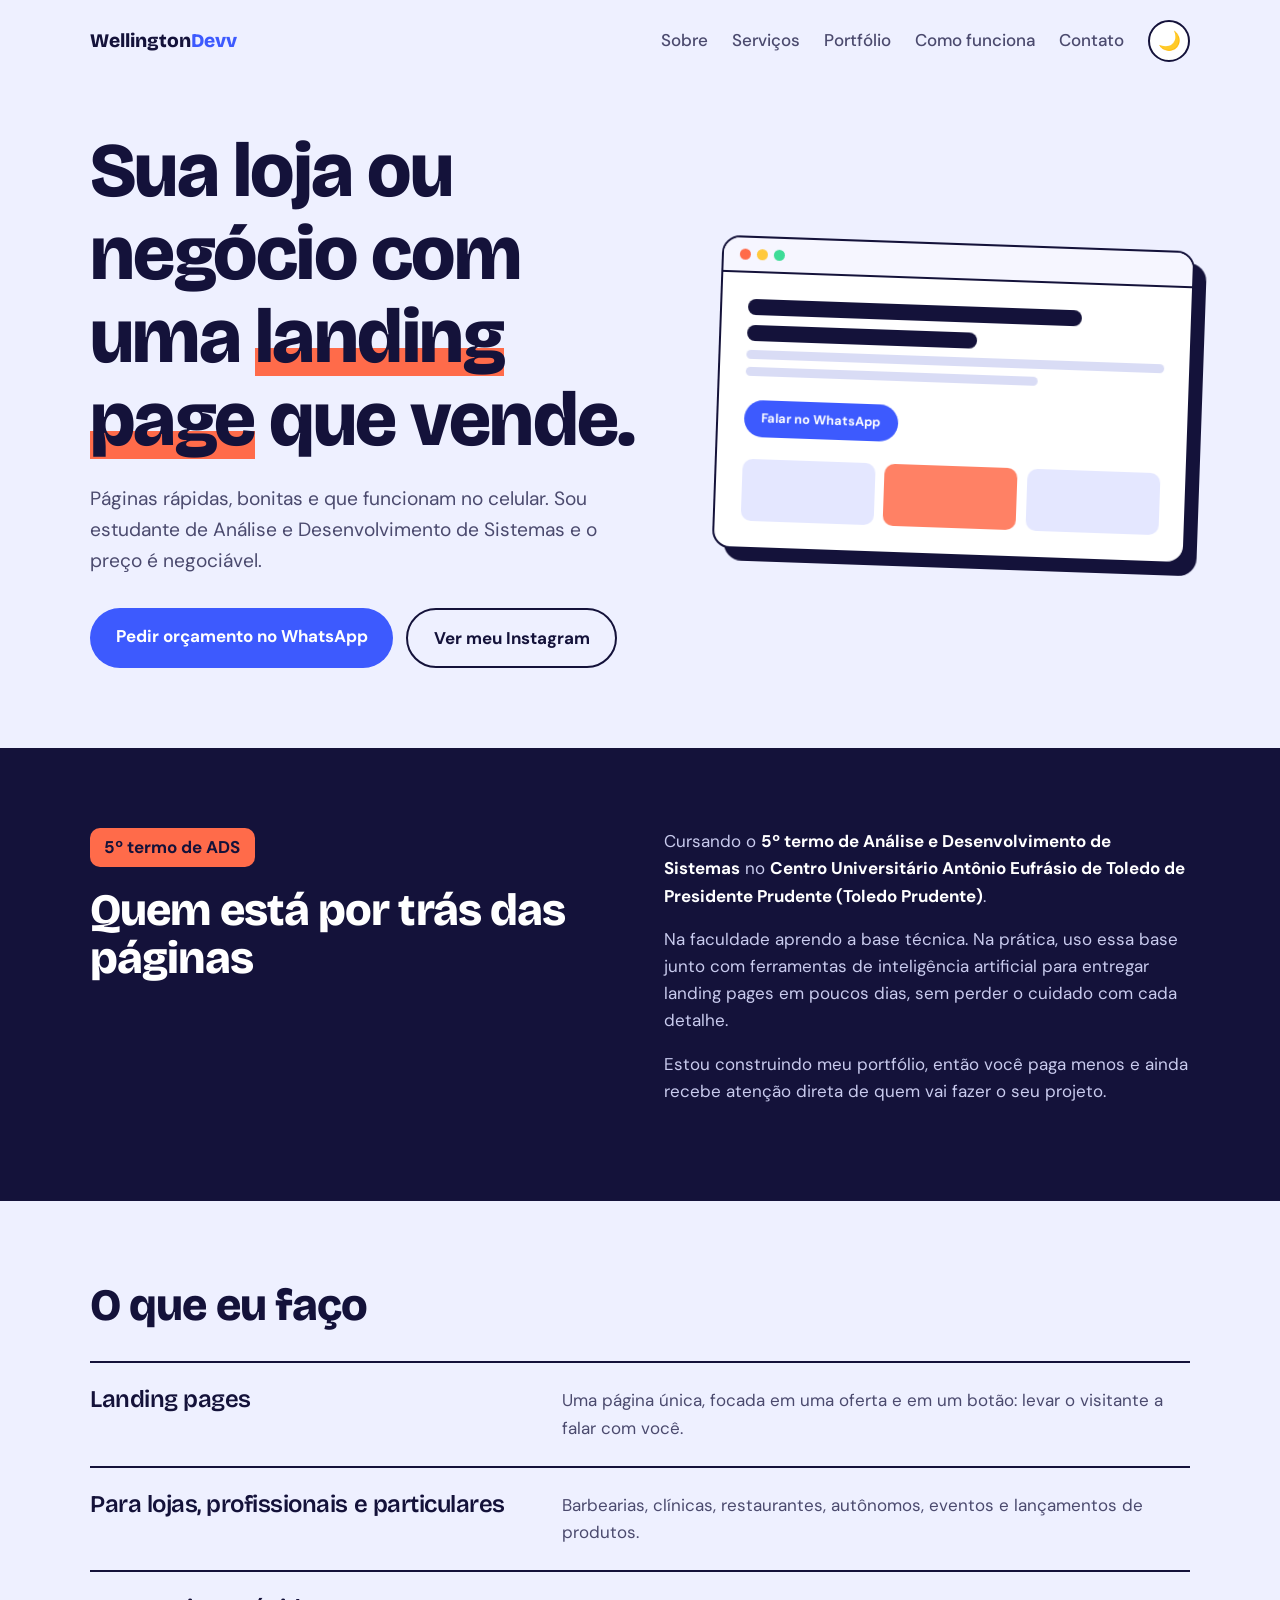
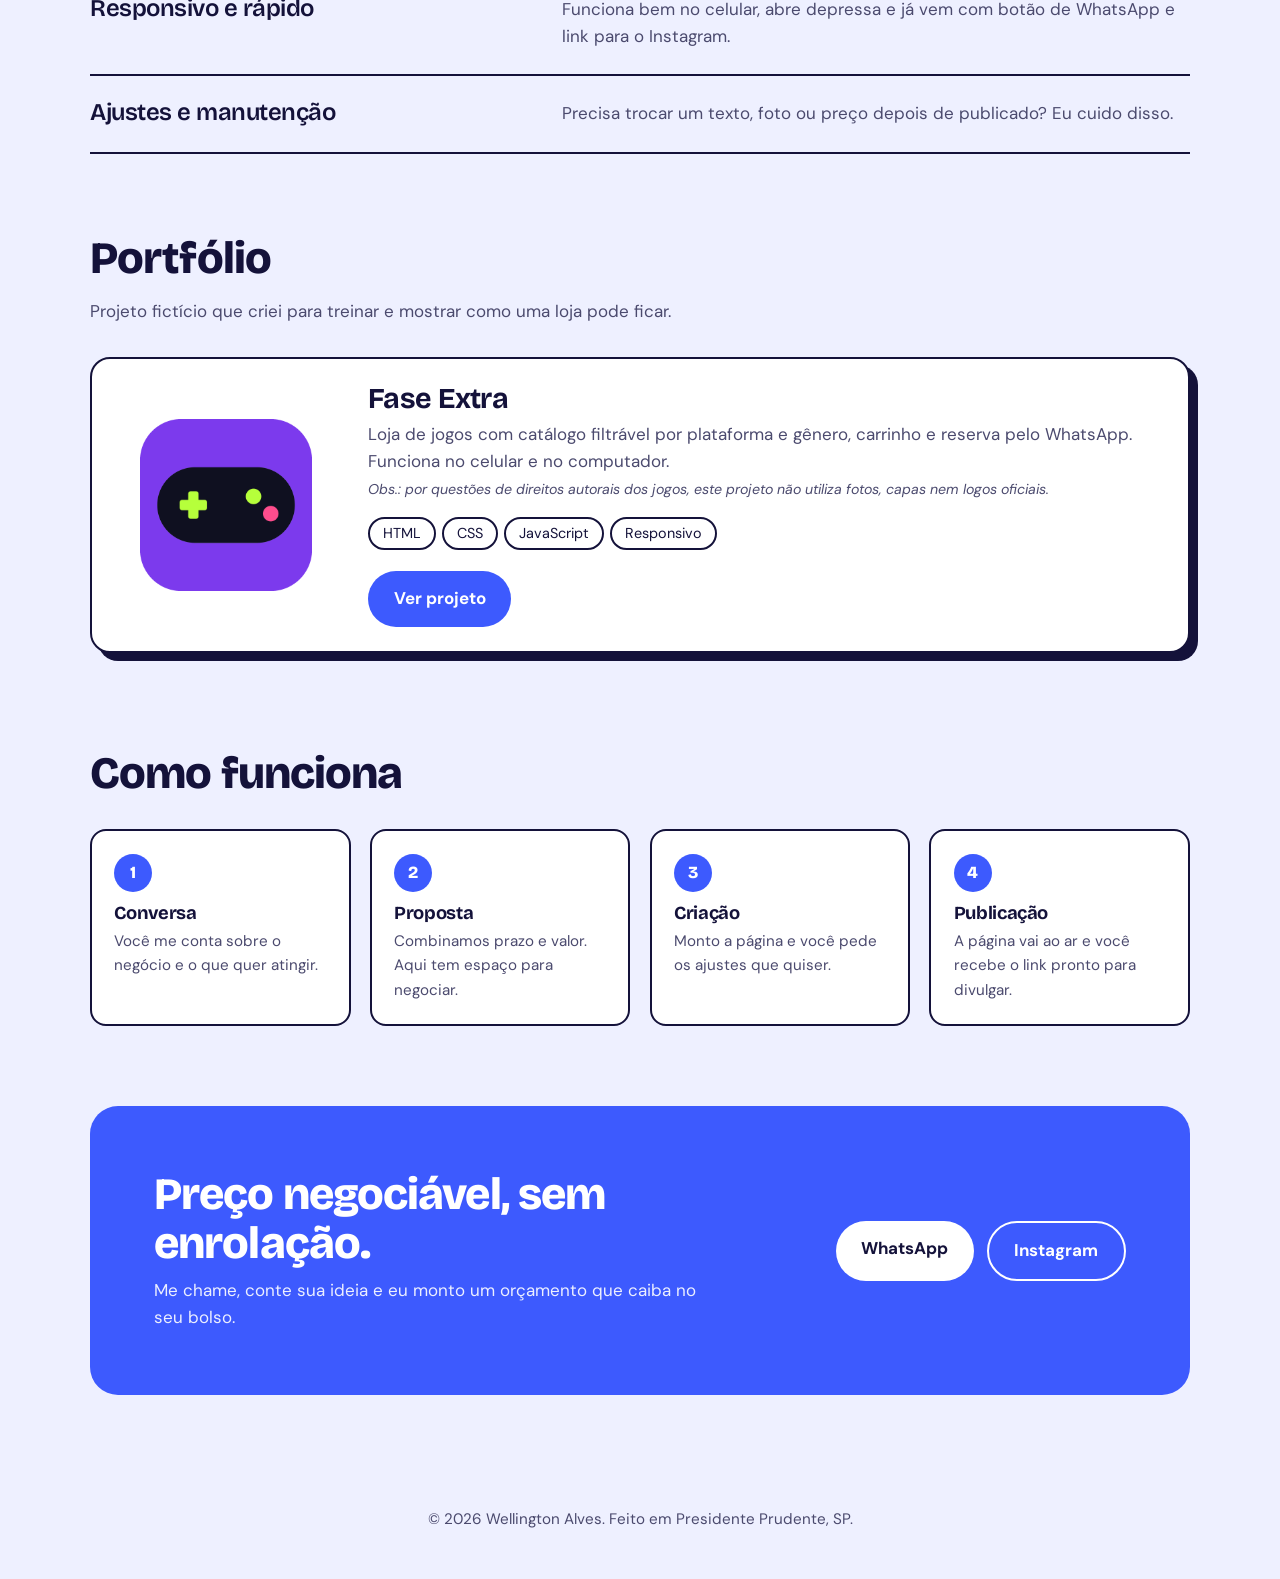
<file: index.html>
<!DOCTYPE html>
<html lang="pt-BR">
<head>
<meta charset="UTF-8">
<meta name="viewport" content="width=device-width, initial-scale=1">
<title>Landing pages sob medida | Estudante de ADS</title>
<meta name="description" content="Estudante do 5º termo de ADS criando landing pages rápidas, bonitas e com preço negociável.">
<link rel="preconnect" href="https://fonts.googleapis.com">
<link rel="preconnect" href="https://fonts.gstatic.com" crossorigin>
<link href="https://fonts.googleapis.com/css2?family=Bricolage+Grotesque:wght@600;800&family=DM+Sans:wght@400;500;700&display=swap" rel="stylesheet">
<link rel="stylesheet" href="style.css">
<link rel="shortcut icon" href="logow.png" type="image/x-icon">
<script src="script.js"></script>
</head>
<body>

<header>
  <div class="wrap">
    <a class="logo" href="#topo">Wellington<span>Devv</span></a>
    <nav class="menu">
      <a href="#sobre">Sobre</a>
      <a href="#servicos">Serviços</a>
      <a href="#portfolio">Portfólio</a>
      <a href="#processo">Como funciona</a>
      <a href="#contato">Contato</a>
      <button id="tema" type="button" aria-label="Alternar tema"></button>
    </nav>
  </div>
</header>

<main id="topo">
  <section class="hero">
    <div class="wrap">
      <div>
        <h1>Sua loja ou negócio com uma <em>landing page</em> que vende.</h1>
        <p>Páginas rápidas, bonitas e que funcionam no celular. Sou estudante de Análise e Desenvolvimento de Sistemas e o preço é negociável.</p>
        <div class="actions">
          <a class="btn btn-main" href="https://wa.me/5518997791322?text=Oi!%20Vi%20sua%20p%C3%A1gina%20e%20quero%20um%20or%C3%A7amento." target="_blank" rel="noopener">Pedir orçamento no WhatsApp</a>
          <a class="btn btn-alt" href="https://www.instagram.com/wellingtondevv/" target="_blank" rel="noopener">Ver meu Instagram</a>
        </div>
      </div>
      <div class="browser" aria-hidden="true">
        <div class="bar"><i></i><i></i><i></i></div>
        <div class="screen">
          <div class="t"></div><div class="t s"></div>
          <div class="l"></div><div class="l s"></div>
          <span class="b">Falar no WhatsApp</span>
          <div class="mini"><div></div><div></div><div></div></div>
        </div>
      </div>
    </div>
  </section>

  <section class="about" id="sobre">
    <div class="wrap">
      <div>
        <span class="badge">5º termo de ADS</span>
        <h2>Quem está por trás das páginas</h2>
      </div>
      <div>
        <p>Cursando o <strong>5º termo de Análise e Desenvolvimento de Sistemas</strong> no <strong>Centro Universitário Antônio Eufrásio de Toledo de Presidente Prudente (Toledo Prudente)</strong>.</p>
        <p>Na faculdade aprendo a base técnica. Na prática, uso essa base junto com ferramentas de inteligência artificial para entregar landing pages em poucos dias, sem perder o cuidado com cada detalhe.</p>
        <p>Estou construindo meu portfólio, então você paga menos e ainda recebe atenção direta de quem vai fazer o seu projeto.</p>
      </div>
    </div>
  </section>

  <section class="services" id="servicos">
    <div class="wrap">
      <h2>O que eu faço</h2>
      <ul>
        <li><h3>Landing pages</h3><p>Uma página única, focada em uma oferta e em um botão: levar o visitante a falar com você.</p></li>
        <li><h3>Para lojas, profissionais e particulares</h3><p>Barbearias, clínicas, restaurantes, autônomos, eventos e lançamentos de produtos.</p></li>
        <li><h3>Responsivo e rápido</h3><p>Funciona bem no celular, abre depressa e já vem com botão de WhatsApp e link para o Instagram.</p></li>
        <li><h3>Ajustes e manutenção</h3><p>Precisa trocar um texto, foto ou preço depois de publicado? Eu cuido disso.</p></li>
      </ul>
    </div>
  </section>

  <section class="portfolio" id="portfolio">
    <div class="wrap">
      <h2>Portfólio</h2>
      <p class="lead">Projeto fictício que criei para treinar e mostrar como uma loja pode ficar.</p>
      <a class="project" href="loja/loja.html">
        <div class="thumb"><img src="logo.png" alt="Logo da loja Fase Extra"></div>
        <div>
          <h3>Fase Extra</h3>
          <p>Loja de jogos com catálogo filtrável por plataforma e gênero, carrinho e reserva pelo WhatsApp. Funciona no celular e no computador.</p>
          <!-- Aviso: este projeto não usa fotos, capas nem logos de jogos por causa dos direitos autorais. -->
          <p><small><em>Obs.: por questões de direitos autorais dos jogos, este projeto não utiliza fotos, capas nem logos oficiais.</em></small></p>
          <ul class="tags"><li>HTML</li><li>CSS</li><li>JavaScript</li><li>Responsivo</li></ul>
          <span class="btn btn-main">Ver projeto</span>
        </div>
      </a>
    </div>
  </section>

  <section class="steps" id="processo">
    <div class="wrap">
      <h2>Como funciona</h2>
      <ol>
        <li><h3>Conversa</h3><p>Você me conta sobre o negócio e o que quer atingir.</p></li>
        <li><h3>Proposta</h3><p>Combinamos prazo e valor. Aqui tem espaço para negociar.</p></li>
        <li><h3>Criação</h3><p>Monto a página e você pede os ajustes que quiser.</p></li>
        <li><h3>Publicação</h3><p>A página vai ao ar e você recebe o link pronto para divulgar.</p></li>
      </ol>
    </div>
  </section>

  <section class="cta" id="contato">
    <div class="wrap">
      <div class="box">
        <div>
          <h2>Preço negociável, sem enrolação.</h2>
          <p>Me chame, conte sua ideia e eu monto um orçamento que caiba no seu bolso.</p>
        </div>
        <div class="actions">
          <a class="btn btn-main" href="https://wa.me/5518997791322?text=Oi!%20Vi%20sua%20p%C3%A1gina%20e%20quero%20um%20or%C3%A7amento." target="_blank" rel="noopener">WhatsApp</a>
          <a class="btn btn-alt" href="https://www.instagram.com/wellingtondevv/" target="_blank" rel="noopener">Instagram</a>
        </div>
      </div>
    </div>
  </section>
</main>

<footer>
  <div class="wrap">© 2026 Wellington Alves. Feito em Presidente Prudente, SP.</div>
</footer>

</body>
</html>
</file>
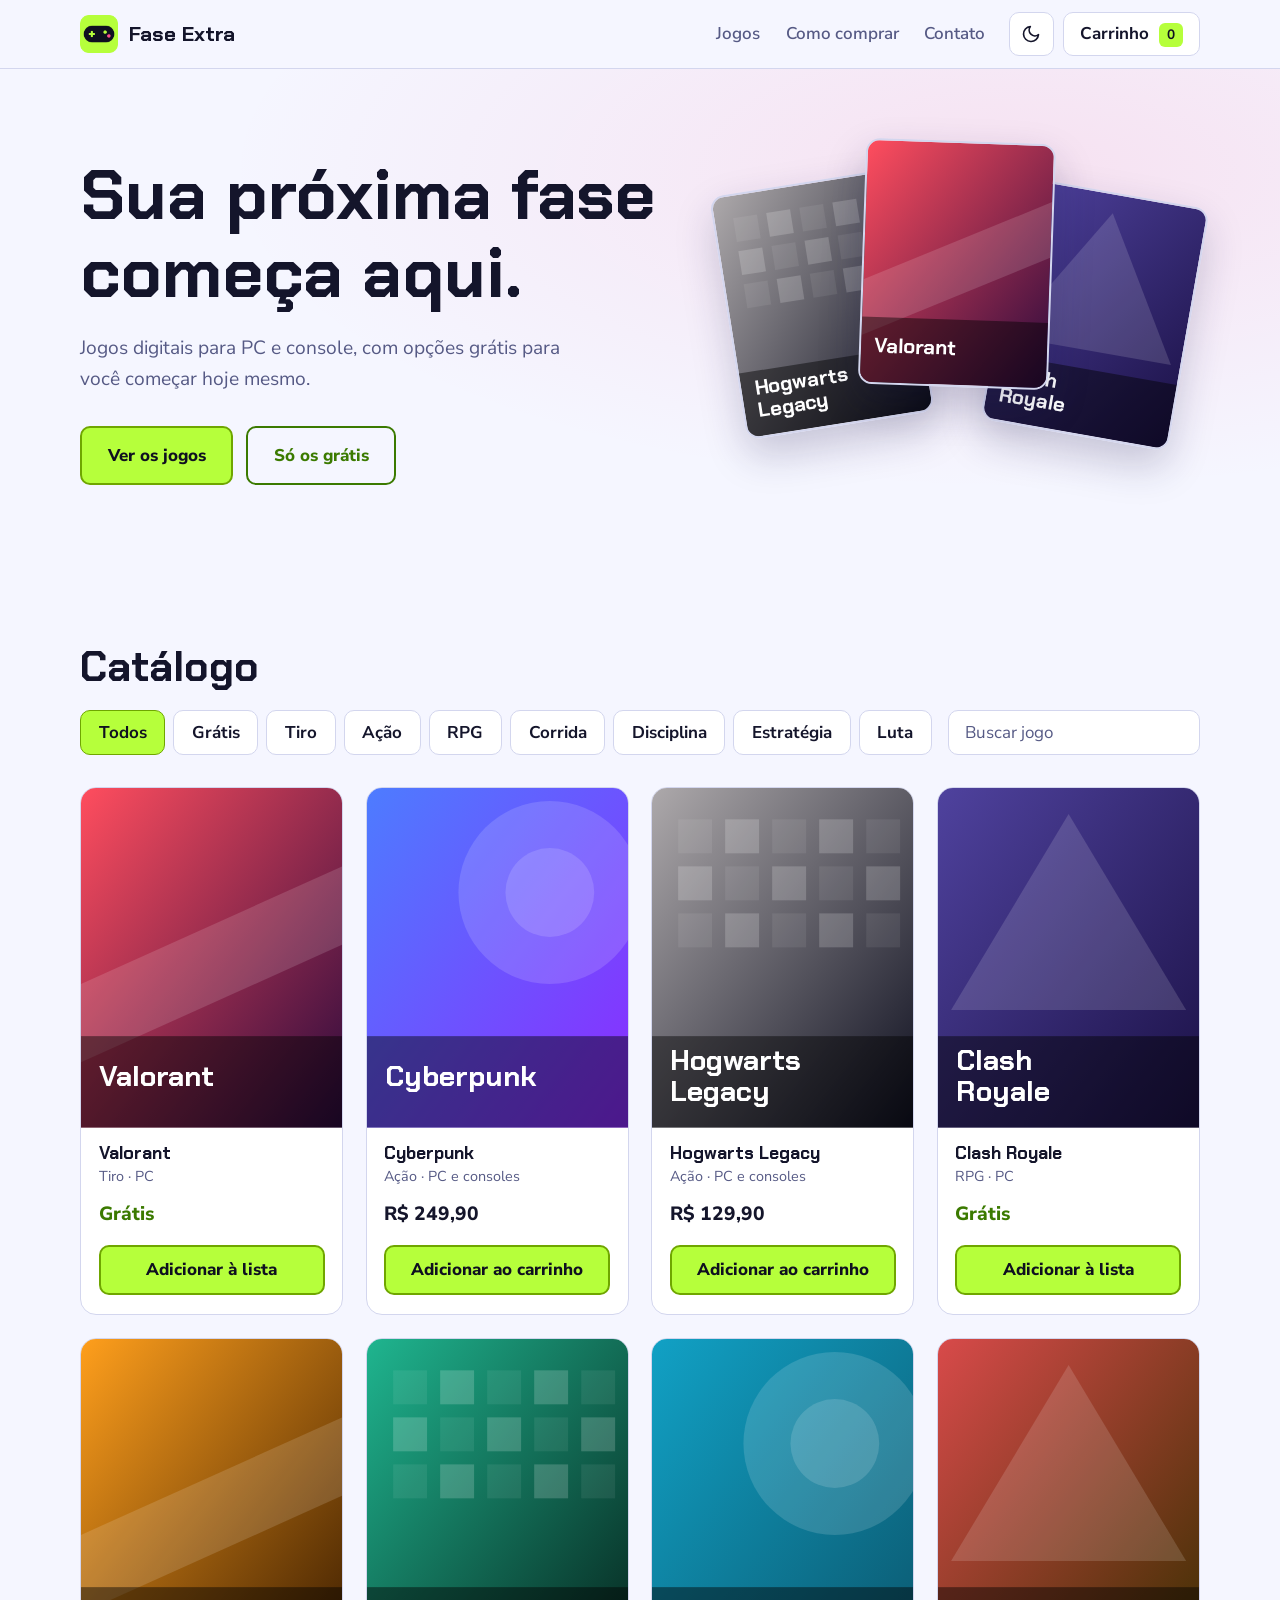
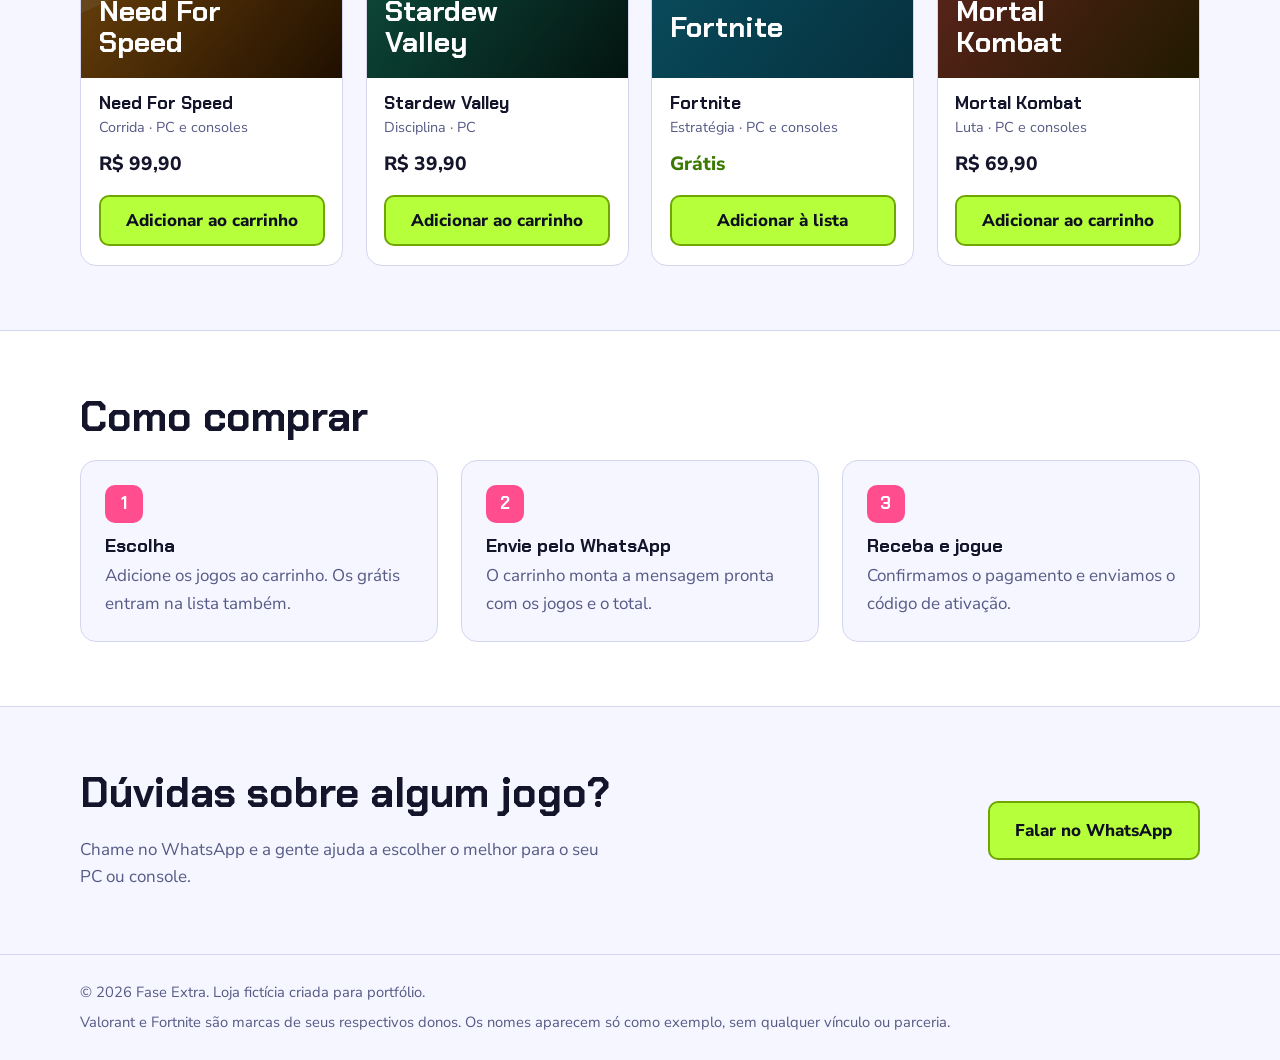
<file: loja/loja.html>
<!DOCTYPE html>
<html lang="pt-BR">
<head>
<meta charset="UTF-8">
<meta name="viewport" content="width=device-width, initial-scale=1">
<title>Fase Extra | Loja de jogos digitais</title>
<meta name="description" content="Loja de jogos digitais para PC e console, com opções grátis e promoções.">
<meta name="theme-color" content="#0F1020">
<script>
 
(function () {
  var t;
  try { t = localStorage.getItem('fase-extra-tema'); } catch (e) {}
  if (t !== 'light' && t !== 'dark') {
    t = window.matchMedia && matchMedia('(prefers-color-scheme: light)').matches ? 'light' : 'dark';
  }
  document.documentElement.setAttribute('data-tema', t);
})();
</script>
<link rel="icon" type="image/png" href="favicon.png">
<link rel="preconnect" href="https://fonts.googleapis.com">
<link rel="preconnect" href="https://fonts.gstatic.com" crossorigin>
<link href="https://fonts.googleapis.com/css2?family=Chakra+Petch:wght@600;700&family=Nunito+Sans:wght@400;600;800&display=swap" rel="stylesheet">
<link rel="stylesheet" href="style.css">
</head>
<body>

<header class="topo">
  <div class="wrap">
    <a class="marca" href="#inicio"><img src="logo.png" alt="" width="38" height="38"><span>Fase Extra</span></a>
    <nav id="menu" aria-label="Principal">
      <a href="#catalogo">Jogos</a>
      <a href="#como">Como comprar</a>
      <a href="#contato">Contato</a>
    </nav>
    <div class="acoes">
      <button id="btn-tema" class="icone tema" type="button" aria-label="Mudar para o modo claro">
        <svg class="sol" viewBox="0 0 24 24" width="20" height="20" fill="none" stroke="currentColor" stroke-width="2" stroke-linecap="round" aria-hidden="true"><circle cx="12" cy="12" r="4"/><path d="M12 2v2M12 20v2M4.9 4.9l1.4 1.4M17.7 17.7l1.4 1.4M2 12h2M20 12h2M4.9 19.1l1.4-1.4M17.7 6.3l1.4-1.4"/></svg>
        <svg class="lua" viewBox="0 0 24 24" width="20" height="20" fill="none" stroke="currentColor" stroke-width="2" stroke-linecap="round" stroke-linejoin="round" aria-hidden="true"><path d="M21 12.8A9 9 0 1 1 11.2 3a7 7 0 0 0 9.8 9.8z"/></svg>
      </button>
      <button id="btn-carrinho" class="icone" aria-expanded="false" aria-controls="carrinho">Carrinho <b id="qtd">0</b></button>
      <button id="btn-menu" class="icone so-cel" aria-expanded="false" aria-controls="menu">Menu</button>
    </div>
  </div>
</header>

<main id="inicio">
  <section class="hero">
    <div class="wrap">
      <div>
        <h1>Sua próxima fase começa aqui.</h1>
        <p>Jogos digitais para PC e console, com opções grátis para você começar hoje mesmo.</p>
        <div class="botoes">
          <a class="btn btn-lima" href="#catalogo">Ver os jogos</a>
          <button class="btn btn-contorno" id="so-gratis" type="button">Só os grátis</button>
        </div>
      </div>
      <div class="pilha" id="pilha" aria-hidden="true"></div>
    </div>
  </section>

  <section class="catalogo" id="catalogo">
    <div class="wrap">
      <h2>Catálogo</h2>
      <div class="barra">
        <div class="filtros" id="filtros" role="group" aria-label="Filtrar por categoria"></div>
        <label class="busca"><span class="sr">Buscar jogo</span><input id="busca" type="search" placeholder="Buscar jogo"></label>
      </div>
      <div class="grade" id="grade"></div>
      <p class="vazio" id="vazio" hidden>Nenhum jogo encontrado. Tente outra busca.</p>
    </div>
  </section>

  <section class="como" id="como">
    <div class="wrap">
      <h2>Como comprar</h2>
      <ol>
        <li><h3>Escolha</h3><p>Adicione os jogos ao carrinho. Os grátis entram na lista também.</p></li>
        <li><h3>Envie pelo WhatsApp</h3><p>O carrinho monta a mensagem pronta com os jogos e o total.</p></li>
        <li><h3>Receba e jogue</h3><p>Confirmamos o pagamento e enviamos o código de ativação.</p></li>
      </ol>
    </div>
  </section>

  <section class="contato" id="contato">
    <div class="wrap">
      <div>
        <h2>Dúvidas sobre algum jogo?</h2>
        <p>Chame no WhatsApp e a gente ajuda a escolher o melhor para o seu PC ou console.</p>
      </div>
      <a class="btn btn-lima" href="https://wa.me/5518997791322?text=Oi!%20Tenho%20uma%20d%C3%BAvida%20sobre%20um%20jogo." target="_blank" rel="noopener">Falar no WhatsApp</a>
    </div>
  </section>
</main>

<footer>
  <div class="wrap">
    <span>© <span id="ano"></span> Fase Extra. Loja fictícia criada para portfólio.</span>
    <span class="aviso">Valorant e Fortnite são marcas de seus respectivos donos. Os nomes aparecem só como exemplo, sem qualquer vínculo ou parceria.</span>
  </div>
</footer>

<aside id="carrinho" class="carrinho" aria-label="Carrinho" aria-hidden="true">
  <div class="car-topo"><h2>Seu carrinho</h2><button id="fechar" class="icone" aria-label="Fechar carrinho">Fechar</button></div>
  <ul id="itens"></ul>
  <div class="car-base">
    <p class="total">Total <strong id="total">R$ 0,00</strong></p>
    <a id="zap" class="btn btn-lima" href="#" target="_blank" rel="noopener">Enviar pedido no WhatsApp</a>
  </div>
</aside>

<script src="loja.js"></script>
</body>
</html>
</file>
<file: style.css>
/* ===== Tema claro (padrão) ===== */
:root{
  --bg:#EEF0FF; --text:#14123A; --muted:#4B4A6E; --card:#FFFFFF;
  --line:#14123A; --soft:#E4E7FF; --soft2:#D9DCF5; --bar:#F6F6FF;
  --about-bg:#14123A; --about-text:#FFFFFF; --about-muted:#C9CBEE;
  --blue:#3D5AFE; --blue-hover:#2A43D6; --coral:#FF6B4A;
  --shadow:#14123A;
  --head:'Bricolage Grotesque',system-ui,sans-serif;
  --body:'DM Sans',system-ui,sans-serif;
  color-scheme:light;
}

/* ===== Tema escuro ===== */
:root[data-theme="dark"]{
  --bg:#0E0D26; --text:#EDEEFF; --muted:#A9ABD3; --card:#1A1840;
  --line:#4A4890; --soft:#26245A; --soft2:#34327A; --bar:#221F52;
  --about-bg:#07061A; --about-text:#FFFFFF; --about-muted:#B4B6DE;
  --blue:#6C83FF; --blue-hover:#8A9BFF; --coral:#FF7E60;
  --shadow:#000000;
  color-scheme:dark;
}

*{box-sizing:border-box;margin:0;padding:0}
html{scroll-behavior:smooth}
body{font-family:var(--body);background:var(--bg);color:var(--text);line-height:1.6;font-size:1.0625rem;transition:background .25s,color .25s}
a{color:inherit}
:focus-visible{outline:3px solid var(--coral);outline-offset:3px}
.wrap{width:min(1100px,100% - 2.5rem);margin-inline:auto}
h1,h2,h3{font-family:var(--head);line-height:1.08;letter-spacing:-.02em}
h2{font-size:clamp(1.9rem,4.5vw,2.8rem);font-weight:800;margin-bottom:1rem}

/* topo */
header{padding:1.25rem 0}
header .wrap{display:flex;justify-content:space-between;align-items:center;gap:1rem}
.logo{font-family:var(--head);font-weight:800;font-size:1.2rem;text-decoration:none}
.logo span{color:var(--blue)}
.menu{display:flex;align-items:center;gap:1.5rem;font-weight:500}
.menu a{text-decoration:none;color:var(--muted)}
.menu a:hover{color:var(--blue)}
#tema{width:42px;height:42px;border-radius:50%;border:2px solid var(--line);background:var(--card);color:var(--text);font-size:1.15rem;cursor:pointer;display:grid;place-items:center;transition:transform .2s,background .2s}
#tema:hover{transform:rotate(15deg)}

/* botões */
.btn{display:inline-block;padding:.9rem 1.6rem;border-radius:999px;font-weight:700;text-decoration:none;transition:transform .15s,background .15s,color .15s}
.btn:hover{transform:translateY(-2px)}
.btn-main{background:var(--blue);color:#fff}
.btn-main:hover{background:var(--blue-hover)}
:root[data-theme="dark"] .btn-main{color:#0E0D26}
.btn-alt{border:2px solid var(--text)}
.btn-alt:hover{background:var(--text);color:var(--bg)}

/* hero */
.hero{padding:3rem 0 5rem}
.hero .wrap{display:grid;grid-template-columns:1.1fr .9fr;gap:3rem;align-items:center}
.hero h1{font-size:clamp(2.5rem,7vw,4.8rem);font-weight:800}
.hero h1 em{font-style:normal;background:linear-gradient(transparent 62%,var(--coral) 62% 92%,transparent 92%)}
:root[data-theme="dark"] .hero h1 em{background:linear-gradient(transparent 62%,rgba(255,126,96,.55) 62% 92%,transparent 92%)}
.hero p{margin:1.4rem 0 2rem;max-width:34rem;color:var(--muted);font-size:1.2rem}
.actions{display:flex;flex-wrap:wrap;gap:.8rem}

/* mockup de navegador */
.browser{background:var(--card);border-radius:18px;box-shadow:12px 12px 0 var(--shadow);border:2px solid var(--line);overflow:hidden;transform:rotate(2deg);animation:enter .9s cubic-bezier(.2,.8,.2,1) both}
@keyframes enter{from{opacity:0;transform:translateY(30px) rotate(6deg)}to{opacity:1;transform:rotate(2deg)}}
.bar{display:flex;gap:6px;padding:.7rem 1rem;border-bottom:2px solid var(--line);background:var(--bar)}
.bar i{width:11px;height:11px;border-radius:50%;background:var(--coral)}
.bar i:nth-child(2){background:#FFC93C}
.bar i:nth-child(3){background:#3DDC97}
.screen{padding:1.6rem}
.screen .t{height:16px;border-radius:8px;background:var(--text);width:80%;margin-bottom:.6rem}
.screen .t.s{width:55%}
.screen .l{height:9px;border-radius:5px;background:var(--soft2);margin:.5rem 0;width:100%}
.screen .l.s{width:70%}
.screen .b{display:inline-block;margin-top:1rem;background:var(--blue);color:#fff;font-size:.8rem;font-weight:700;padding:.5rem 1.1rem;border-radius:999px}
:root[data-theme="dark"] .screen .b{color:#0E0D26}
.mini{display:grid;grid-template-columns:repeat(3,1fr);gap:.6rem;margin-top:1.4rem}
.mini div{height:62px;border-radius:10px;background:var(--soft)}
.mini div:nth-child(2){background:var(--coral);opacity:.85}

/* sobre */
.about{background:var(--about-bg);color:var(--about-text);padding:5rem 0}
.about .wrap{display:grid;grid-template-columns:1fr 1fr;gap:3rem}
.about p{color:var(--about-muted);margin-bottom:1rem}
.about strong{color:var(--about-text)}
.badge{display:inline-block;background:var(--coral);color:#14123A;font-weight:700;border-radius:10px;padding:.35rem .9rem;margin-bottom:1.2rem}

/* serviços */
.services{padding:5rem 0}
.services ul{list-style:none;margin-top:2rem;border-top:2px solid var(--line)}
.services li{display:grid;grid-template-columns:minmax(0,1fr) minmax(0,1.4fr);gap:1.5rem;padding:1.5rem 0;border-bottom:2px solid var(--line)}
.services h3{font-size:1.5rem;font-weight:600}
.services li p{color:var(--muted)}

/* processo */
.steps{padding:1rem 0 5rem}
.steps ol{list-style:none;display:grid;grid-template-columns:repeat(4,1fr);gap:1.2rem;margin-top:2rem;counter-reset:s}
.steps li{counter-increment:s;background:var(--card);border:2px solid var(--line);border-radius:16px;padding:1.4rem}
.steps li::before{content:counter(s);display:grid;place-items:center;width:38px;height:38px;border-radius:50%;background:var(--blue);color:#fff;font-family:var(--head);font-weight:800;margin-bottom:.8rem}
:root[data-theme="dark"] .steps li::before{color:#0E0D26}
.steps h3{font-size:1.15rem;margin-bottom:.3rem}
.steps p{font-size:.95rem;color:var(--muted)}

/* preço / contato */
.cta{padding:0 0 5rem}
.cta .box{background:var(--blue);color:#fff;border-radius:28px;padding:clamp(2rem,6vw,4rem);display:grid;grid-template-columns:1.2fr .8fr;gap:2rem;align-items:center}
:root[data-theme="dark"] .cta .box{color:#0E0D26}
.cta h2{margin-bottom:.6rem}
.cta p{opacity:.9}
.cta .actions{justify-content:flex-end}
.cta .btn-main{background:#fff;color:#14123A}
.cta .btn-main:hover{background:var(--coral)}
.cta .btn-alt{border-color:currentColor;color:inherit}
.cta .btn-alt:hover{background:#fff;color:#14123A}

footer{padding:2rem 0 3rem;text-align:center;color:var(--muted);font-size:.95rem}

/* portfólio */
.portfolio{padding:0 0 5rem}
.portfolio .lead{color:var(--muted);margin-bottom:2rem}
.project{display:grid;grid-template-columns:220px 1fr;gap:2rem;align-items:center;text-decoration:none;background:var(--card);border:2px solid var(--line);border-radius:20px;padding:1.5rem;box-shadow:8px 8px 0 var(--shadow);transition:transform .2s}
.project:hover{transform:translate(-2px,-2px)}
.project h3{font-size:1.8rem;margin-bottom:.4rem}
.project p{color:var(--muted)}
.thumb{background:transparent;border-radius:14px;display:grid;place-items:center;aspect-ratio:1;padding:1.5rem}
.thumb img{width:100%;height:auto}
.tags{list-style:none;display:flex;flex-wrap:wrap;gap:.4rem;margin:.9rem 0 1.3rem}
.tags li{border:2px solid var(--line);border-radius:999px;padding:.2rem .8rem;font-size:.9rem}

/* tablet e celular */
@media (max-width:860px){
  .project{grid-template-columns:1fr}
  .thumb{max-width:200px}
  .hero .wrap,.about .wrap,.cta .box{grid-template-columns:1fr}
  .steps ol{grid-template-columns:1fr 1fr}
  .services li{grid-template-columns:1fr;gap:.4rem}
  .cta .actions{justify-content:flex-start}
  .browser{max-width:420px}
}
@media (max-width:520px){
  .menu a{display:none}
  .steps ol{grid-template-columns:1fr}
  .btn{width:100%;text-align:center}
}
@media (prefers-reduced-motion:reduce){
  html{scroll-behavior:auto}
  body,#tema,.btn{transition:none}
  .browser{animation:none}
}
</file>
<file: loja/style.css>
/* Tema escuro (padrão) */
:root{
  color-scheme:dark;
  --bg:#0F1020;--surf:#1A1B33;--line:#34365E;--text:#F2F3FF;--muted:#A5A8D0;
  --lime:#B6FF3B;--pink:#FF4D8D;
  --ink:#0F1020;            /* texto sobre fundo lima */
  --accent:#B6FF3B;         /* lima usado em texto, foco e contornos */
  --lime-line:#B6FF3B;      /* borda de botões preenchidos de lima */
  --danger:#FF4D8D;
  --topo:rgba(15,16,32,.94);
  --glow:rgba(255,77,141,.18);
  --shadow:rgba(0,0,0,.45);
  --head:'Chakra Petch',system-ui,sans-serif;--body:'Nunito Sans',system-ui,sans-serif
}
/* Tema claro */
:root[data-tema="light"]{
  color-scheme:light;
  --bg:#F5F6FF;--surf:#FFFFFF;--line:#D3D6EE;--text:#14152B;--muted:#565A85;
  --accent:#3B7A00;
  --lime-line:#6FA600;
  --danger:#C4155A;
  --topo:rgba(245,246,255,.94);
  --glow:rgba(255,77,141,.12);
  --shadow:rgba(30,30,80,.22)
}
/* Transição suave só durante a troca de tema (a classe .trocando é posta pelo JS por meio segundo) */
@property --glow{syntax:'<color>';inherits:true;initial-value:transparent}
:root.trocando,
:root.trocando *,
:root.trocando *::before,
:root.trocando *::after{
  transition:background-color .45s ease,color .45s ease,border-color .45s ease,box-shadow .45s ease,--glow .45s ease
}
*{box-sizing:border-box;margin:0;padding:0}
html{scroll-behavior:smooth;scroll-padding-top:5rem}
body{font-family:var(--body);background:var(--bg);color:var(--text);line-height:1.6;font-size:1.0625rem}
a{color:inherit}
:focus-visible{outline:3px solid var(--accent);outline-offset:3px}
.wrap{width:min(1120px,100% - 2.5rem);margin-inline:auto}
.sr{position:absolute;width:1px;height:1px;overflow:hidden;clip:rect(0 0 0 0)}
h1,h2,h3{font-family:var(--head);line-height:1.1}
h2{font-size:clamp(1.8rem,4.5vw,2.6rem);margin-bottom:1.2rem}

/* topo */
.topo{position:sticky;top:0;z-index:20;background:var(--topo);backdrop-filter:blur(8px);border-bottom:1px solid var(--line)}
.topo .wrap{display:flex;align-items:center;gap:1.5rem;min-height:68px}
.marca{display:flex;align-items:center;gap:.7rem;text-decoration:none;font-family:var(--head);font-weight:700;font-size:1.3rem}
#menu{display:flex;gap:1.6rem;margin-left:auto;font-weight:600}
#menu a{text-decoration:none;color:var(--muted)}
#menu a:hover{color:var(--accent)}
.acoes{display:flex;gap:.6rem}
.icone{font:inherit;font-weight:700;color:var(--text);background:var(--surf);border:1px solid var(--line);border-radius:10px;padding:.45rem 1rem;cursor:pointer}
.icone:hover{border-color:var(--accent)}
.icone b{display:inline-grid;place-items:center;min-width:1.5rem;height:1.5rem;margin-left:.3rem;border-radius:6px;background:var(--lime);color:var(--ink);font-size:.85rem}
.so-cel{display:none}

/* botão de tema: mostra o sol no escuro e a lua no claro */
.tema{display:grid;place-items:center;padding:.45rem .7rem}
.tema svg{display:block}
.tema .lua{display:none}
:root[data-tema="light"] .tema .sol{display:none}
:root[data-tema="light"] .tema .lua{display:block}

/* botões */
.btn{display:inline-block;font:inherit;font-weight:800;padding:.85rem 1.6rem;border-radius:10px;text-decoration:none;border:2px solid var(--lime-line);cursor:pointer;transition:transform .15s}
.btn:hover{transform:translateY(-2px)}
.btn-lima{background:var(--lime);color:var(--ink)}
.btn-contorno{background:transparent;color:var(--accent);border-color:var(--accent)}

/* hero */
.hero{padding:4.5rem 0 5rem;background:radial-gradient(ellipse at 80% 20%,var(--glow),transparent 55%)}
.hero .wrap{display:grid;grid-template-columns:1.1fr .9fr;gap:3rem;align-items:center}
.hero h1{font-size:clamp(2.4rem,6vw,4.4rem);font-weight:700}
.hero p{margin:1.3rem 0 2rem;max-width:30rem;color:var(--muted);font-size:1.2rem}
.botoes{display:flex;flex-wrap:wrap;gap:.8rem}
.pilha{position:relative;height:360px}
.pilha svg{position:absolute;width:190px;height:auto;border-radius:14px;border:2px solid var(--line);box-shadow:0 18px 40px var(--shadow)}
.pilha svg:nth-child(1){left:2%;top:40px;transform:rotate(-9deg)}
.pilha svg:nth-child(2){left:30%;top:0;transform:rotate(2deg);z-index:2}
.pilha svg:nth-child(3){right:2%;top:50px;transform:rotate(10deg)}

/* catálogo */
.catalogo{padding:4rem 0}
.barra{display:flex;flex-wrap:wrap;gap:1rem;justify-content:space-between;margin-bottom:2rem}
.filtros{display:flex;flex-wrap:wrap;gap:.5rem}
.filtros button{font:inherit;font-weight:700;color:var(--text);background:var(--surf);border:1px solid var(--line);border-radius:10px;padding:.4rem 1.1rem;cursor:pointer}
.filtros button[aria-pressed="true"]{background:var(--lime);border-color:var(--lime-line);color:var(--ink)}
.busca input{font:inherit;color:var(--text);background:var(--surf);border:1px solid var(--line);border-radius:10px;padding:.5rem 1rem;min-width:220px}
.busca input::placeholder{color:var(--muted)}
.grade{display:grid;grid-template-columns:repeat(auto-fill,minmax(210px,1fr));gap:1.4rem}
.card{background:var(--surf);border:1px solid var(--line);border-radius:16px;overflow:hidden;display:flex;flex-direction:column}
.card svg{display:block;width:100%;height:auto}
.card .info{padding:1rem 1.1rem 1.2rem;display:flex;flex-direction:column;gap:.15rem;flex:1}
.card h3{font-size:1.1rem}
.card .meta{color:var(--muted);font-size:.9rem}
.card .preco{font-weight:800;font-size:1.2rem;margin-top:.5rem}
.card .preco.gratis{color:var(--accent)}
.card button{margin-top:.8rem;font:inherit;font-weight:800;color:var(--ink);background:var(--lime);border:2px solid var(--lime-line);border-radius:10px;padding:.6rem 1rem;cursor:pointer}
.card button:hover{filter:brightness(1.1)}
.card button[aria-pressed="true"]{background:transparent;color:var(--accent);border-color:var(--accent)}
.vazio{color:var(--muted);padding:2rem 0}

/* como comprar */
.como{padding:4rem 0;background:var(--surf);border-block:1px solid var(--line)}
.como ol{list-style:none;display:grid;grid-template-columns:repeat(3,1fr);gap:1.4rem;counter-reset:p}
.como li{counter-increment:p;background:var(--bg);border:1px solid var(--line);border-radius:16px;padding:1.5rem}
.como li::before{content:counter(p);display:grid;place-items:center;width:38px;height:38px;border-radius:10px;background:var(--pink);color:#fff;font-family:var(--head);font-weight:700;margin-bottom:.8rem}
.como h3{font-size:1.15rem;margin-bottom:.4rem}
.como p{color:var(--muted)}

/* contato */
.contato{padding:4rem 0}
.contato .wrap{display:flex;flex-wrap:wrap;gap:2rem;align-items:center;justify-content:space-between}
.contato p{max-width:34rem;color:var(--muted)}

footer{border-top:1px solid var(--line);padding:1.6rem 0;font-size:.92rem;color:var(--muted)}
footer .wrap{display:flex;flex-direction:column;gap:.4rem}

/* carrinho */
.carrinho{position:fixed;top:0;right:0;z-index:30;width:min(400px,100%);height:100%;background:var(--surf);border-left:1px solid var(--line);display:flex;flex-direction:column;transform:translateX(100%);visibility:hidden;transition:transform .3s,visibility .3s}
.carrinho.aberto{transform:none;visibility:visible}
.car-topo{display:flex;justify-content:space-between;align-items:center;padding:1.1rem 1.3rem;border-bottom:1px solid var(--line)}
.car-topo h2{font-size:1.4rem;margin:0}
#itens{list-style:none;flex:1;overflow-y:auto;padding:0 1.3rem}
#itens li{display:flex;justify-content:space-between;gap:1rem;padding:1rem 0;border-bottom:1px solid var(--line)}
#itens small{display:block;color:var(--muted)}
#itens button{font:inherit;color:var(--danger);background:none;border:0;cursor:pointer;text-decoration:underline}
#itens .vazio{padding:1.5rem 0}
.car-base{padding:1.2rem 1.3rem;border-top:1px solid var(--line)}
.total{display:flex;justify-content:space-between;font-size:1.2rem;margin-bottom:1rem}
.car-base .btn{display:block;text-align:center}
.car-base .btn[aria-disabled="true"]{opacity:.4;pointer-events:none}

/* tablet e celular */
@media (max-width:860px){
  .hero .wrap{grid-template-columns:1fr}
  .pilha{height:300px;max-width:420px}
  .pilha svg{width:150px}
  .como ol{grid-template-columns:1fr}
  .so-cel{display:inline-block}
  #menu{display:none;position:absolute;top:100%;left:0;right:0;flex-direction:column;gap:0;background:var(--bg);border-bottom:1px solid var(--line)}
  #menu.aberto{display:flex}
  #menu a{padding:1rem 1.25rem;border-top:1px solid var(--line)}
  .acoes{margin-left:auto}
}
@media (max-width:520px){
  .btn{width:100%;text-align:center}
  .grade{grid-template-columns:1fr 1fr;gap:.9rem}
  .card .info{padding:.8rem}
  .card h3{font-size:1rem}
  .busca,.busca input{width:100%}
  .topo .wrap{gap:.6rem}
  .acoes{gap:.4rem}
  .icone{padding:.4rem .75rem}
  .tema{padding:.4rem .6rem}
}
/* telas bem estreitas: o nome some visualmente para caber os botões (continua para leitores de tela) */
@media (max-width:440px){
  .marca span{position:absolute;width:1px;height:1px;overflow:hidden;clip:rect(0 0 0 0)}
}
@media (prefers-reduced-motion:reduce){
  html{scroll-behavior:auto}
  .carrinho,.btn{transition:none}
  :root.trocando,:root.trocando *,:root.trocando *::before,:root.trocando *::after{transition:none}
}
</file>
